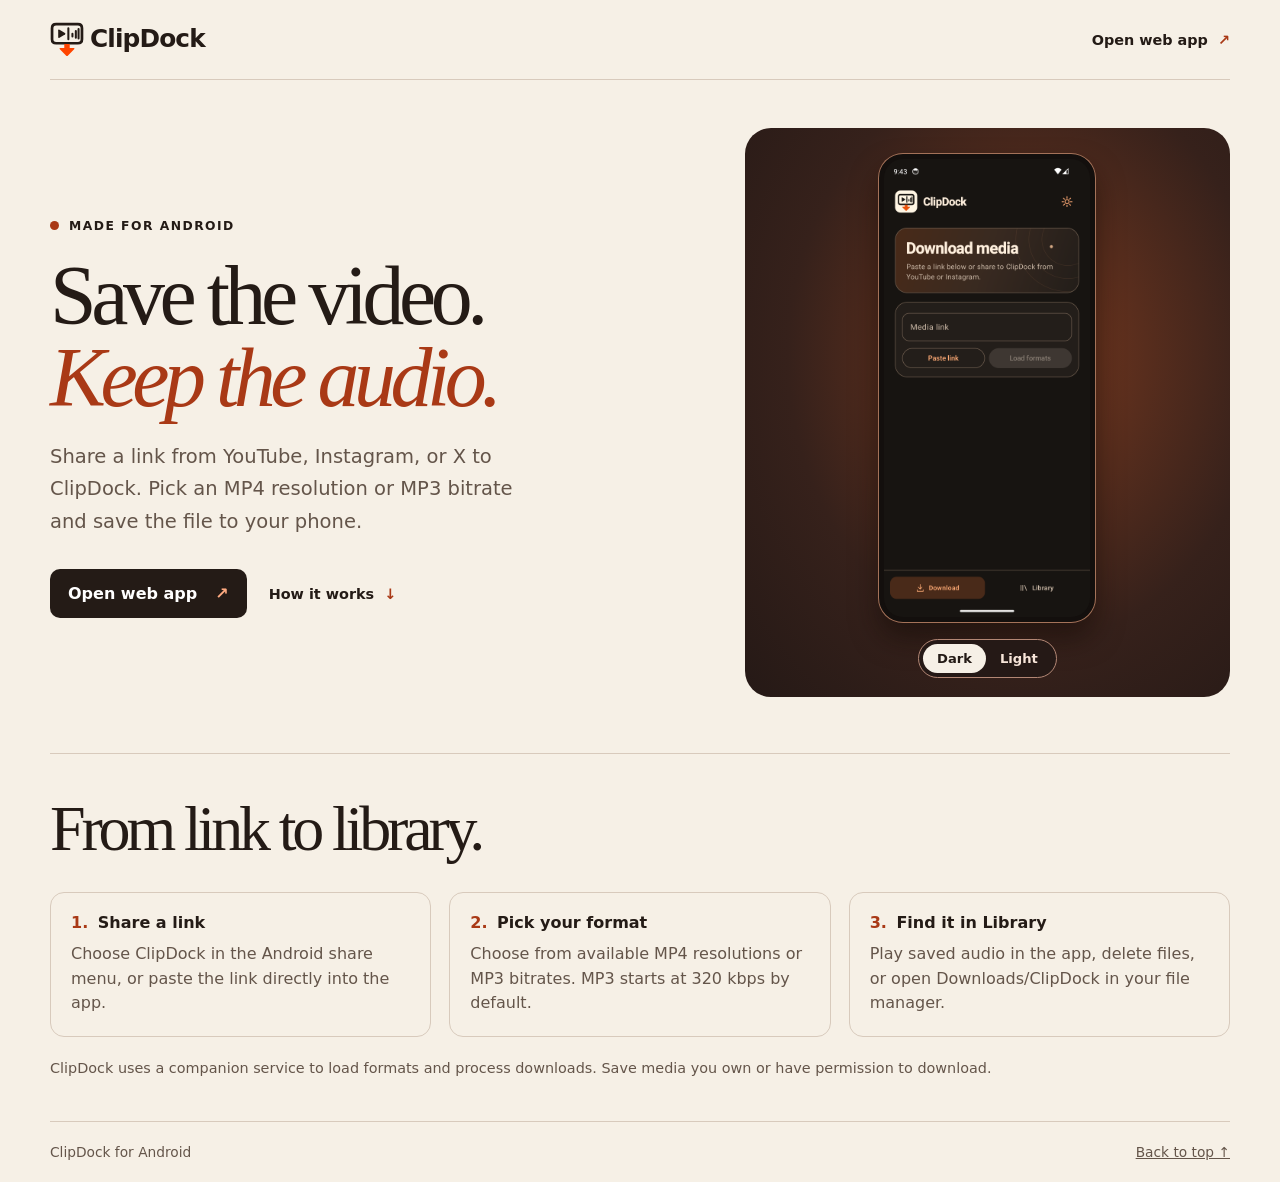
<file: index.html>
<!doctype html>
<html lang="en">
<head>
  <meta charset="utf-8">
  <meta name="viewport" content="width=device-width, initial-scale=1">
  <meta name="description" content="ClipDock is an Android app for saving video and audio from shared YouTube, Instagram and X links.">
  <meta name="theme-color" content="#f6f0e6">
  <title>ClipDock — Video and audio for Android</title>
  <link rel="icon" href="assets/mark.svg" type="image/svg+xml">
  <link rel="stylesheet" href="style.css?v=5">
  <script src="preview.js" defer></script>
</head>
<body>
  <header class="shell top">
    <a class="brand" href="./"><svg class="brand-mark" viewBox="7 9 50 51" width="34" height="35" aria-hidden="true"><use href="assets/mark.svg#mark"/></svg>ClipDock</a>
    <a class="nav-link" href="app/">Open web app <span aria-hidden="true">↗</span></a>
  </header>
  <main>
    <section class="shell hero" aria-labelledby="headline">
      <div class="intro">
        <p class="eyebrow"><span></span> Made for Android</p>
        <h1 id="headline">Save the video.<br><em>Keep the audio.</em></h1>
        <p class="lede">Share a link from YouTube, Instagram, or X to ClipDock. Pick an MP4 resolution or MP3 bitrate and save the file to your phone.</p>
        <div class="hero-actions"><a class="cta" href="app/">Open web app <span aria-hidden="true">↗</span></a><a class="nav-link" href="#workflow">How it works <span aria-hidden="true">↓</span></a></div>
      </div>
      <div class="showcase">
        <div class="phone">
          <img id="app-preview" src="assets/dark.png" width="1080" height="2400" alt="ClipDock home screen in dark mode, showing the link field and Library tab">
        </div>
        <div class="switcher" role="group" aria-label="App preview theme" hidden>
          <button type="button" data-theme="dark" aria-pressed="true">Dark</button>
          <button type="button" data-theme="light" aria-pressed="false">Light</button>
        </div>
      </div>
    </section>
    <section class="shell workflow" id="workflow" aria-labelledby="workflow-title">
      <h2 id="workflow-title">From link to library.</h2>
      <ol class="steps">
        <li><h3>Share a link</h3><p>Choose ClipDock in the Android share menu, or paste the link directly into the app.</p></li>
        <li><h3>Pick your format</h3><p>Choose from available MP4 resolutions or MP3 bitrates. MP3 starts at 320 kbps by default.</p></li>
        <li><h3>Find it in Library</h3><p>Play saved audio in the app, delete files, or open Downloads/ClipDock in your file manager.</p></li>
      </ol>
      <p class="note">ClipDock uses a companion service to load formats and process downloads. Save media you own or have permission to download.</p>
    </section>
  </main>
  <footer class="shell footer"><span>ClipDock for Android</span><a href="./">Back to top ↑</a></footer>
</body>
</html>
</file>
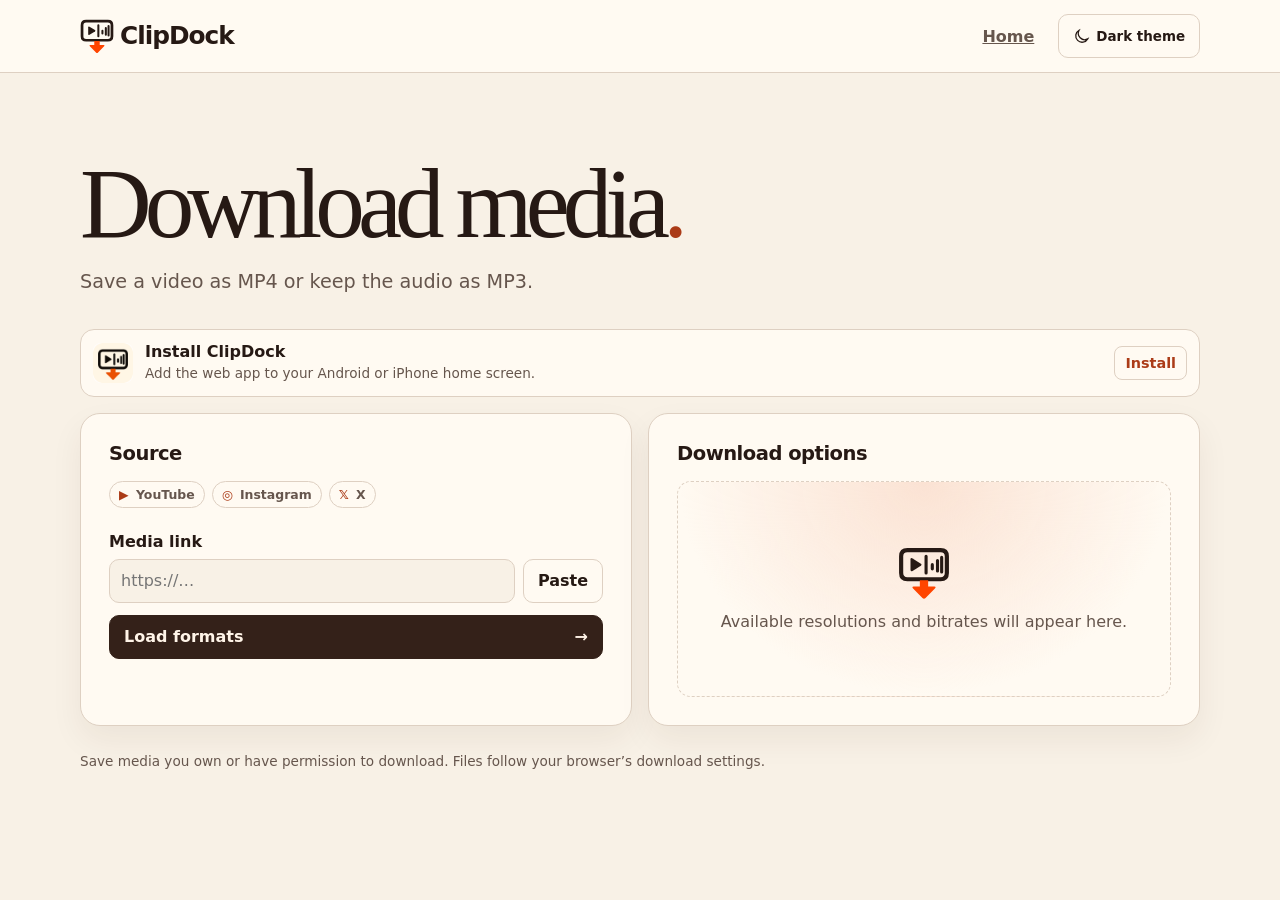
<file: app/index.html>
<!doctype html>
<html lang="en">
<head>
  <meta charset="utf-8">
  <meta name="viewport" content="width=device-width, initial-scale=1">
  <meta name="description" content="Choose an MP4 resolution or MP3 bitrate and download media with ClipDock.">
  <title>ClipDock — Web app</title>
  <link rel="icon" href="../assets/mark.svg" type="image/svg+xml">
  <link rel="manifest" href="manifest.webmanifest">
  <link rel="apple-touch-icon" href="../assets/install-180.png">
  <meta name="theme-color" content="#f8f1e6">
  <link rel="stylesheet" href="style.css?v=6">
  <script src="install.js" defer></script>
  <script type="module" src="app.js"></script>
</head>
<body>
  <header class="header">
    <div class="shell top">
      <a class="brand" href="../"><svg class="brand-mark" viewBox="7 9 50 51" width="34" height="35" aria-hidden="true"><use href="../assets/mark.svg#mark"/></svg>ClipDock</a>
      <div class="header-actions">
        <a class="home" href="../">Home</a>
        <button id="theme" type="button" class="theme" aria-pressed="false">
          <svg viewBox="0 0 24 24" aria-hidden="true"><path d="M20.8 15.4A9 9 0 0 1 8.6 3.2 9 9 0 1 0 20.8 15.4Z"/></svg>
          Dark theme
        </button>
      </div>
    </div>
  </header>
  <main class="shell">
    <div class="intro">
      <h1>Download media<span>.</span></h1>
      <p>Save a video as MP4 or keep the audio as MP3.</p>
    </div>
    <section class="install-banner" id="install-banner" aria-labelledby="install-title">
      <details id="install-details">
        <summary>
          <img src="../assets/install-192.png" width="40" height="40" alt="">
          <span class="install-copy">
            <strong id="install-title">Install ClipDock</strong>
            <span>Add the web app to your Android or iPhone home screen.</span>
          </span>
          <span class="install-action">Install</span>
        </summary>
        <div class="install-guide">
          <p><strong>Android</strong> Open ClipDock in Chrome, then use the browser menu and choose <b>Add to home screen</b> or <b>Install app</b>.</p>
          <p><strong>iPhone or iPad</strong> Open ClipDock in Safari, tap <b>Share</b>, then <b>Add to Home Screen</b>. Turn on <b>Open as Web App</b> if shown, then tap <b>Add</b>.</p>
        </div>
      </details>
    </section>
    <div class="workspace">
      <section class="card source" aria-labelledby="source-title">
        <h2 id="source-title">Source</h2>
        <ul class="platforms" aria-label="Supported platforms">
          <li><span aria-hidden="true">▶</span> YouTube</li>
          <li><span aria-hidden="true">◎</span> Instagram</li>
          <li><span aria-hidden="true">𝕏</span> X</li>
        </ul>
        <form id="link-form">
          <label for="url">Media link</label>
          <div class="input-row">
            <input type="url" id="url" name="url" placeholder="https://…" maxlength="2000" required autocomplete="off">
            <button type="button" id="paste">Paste</button>
          </div>
          <button type="submit" class="primary load" id="inspect">Load formats <span aria-hidden="true">→</span></button>
        </form>
        <p id="status" role="status" aria-live="polite" hidden></p>
      </section>
      <section class="card output" aria-labelledby="output-title">
        <h2 id="output-title">Download options</h2>
        <div id="empty" class="empty">
          <svg class="brand-mark" viewBox="7 9 50 51" width="52" height="53" aria-hidden="true"><use href="../assets/mark.svg#mark"/></svg>
          <p>Available resolutions and bitrates will appear here.</p>
        </div>
        <div id="result" hidden>
          <div class="media">
            <img id="thumbnail" alt="" hidden referrerpolicy="no-referrer">
            <div><h3 id="media-title"></h3><p id="author"></p></div>
          </div>
          <div id="formats"></div>
          <div class="export">
            <span id="selection"></span>
            <button type="button" class="primary" id="save">Download</button>
          </div>
        </div>
      </section>
    </div>
    <footer><p>Save media you own or have permission to download. Files follow your browser’s download settings.</p></footer>
  </main>
</body>
</html>
</file>
<file: style.css>
:root {
  color-scheme: light;
  --paper: #f6f0e6;
  --ink: #241b16;
  --muted: #64554a;
  --orange: #a93916;
  --line: #d8cabc;
  font-family: system-ui, sans-serif;
  color: var(--ink);
  background: var(--paper);
}
* { box-sizing: border-box; }
body { margin: 0; }
a { color: inherit; }
a:focus-visible, button:focus-visible { outline: 3px solid #217fc2; outline-offset: 5px; }
.shell { width: min(1180px, calc(100% - 64px)); margin-inline: auto; }
.top, .footer { display: flex; justify-content: space-between; align-items: center; gap: 1rem; padding: 22px 0; }
.top { border-bottom: 1px solid var(--line); }
.brand { display: inline-flex; align-items: center; gap: 6px; line-height: 1; font-size: 1.55rem; font-weight: 800; text-decoration: none; letter-spacing: -.035em; }
.nav-link { font-size: .9rem; font-weight: 650; text-decoration: none; }
.nav-link span { margin-left: 5px; color: var(--orange); }
.nav-link:hover, .footer a:hover { text-decoration: underline; }
.hero { display: grid; grid-template-columns: 1.3fr 1fr; gap: clamp(24px, 5vw, 78px); align-items: center; padding-block: 48px 56px; }
.eyebrow { display: flex; align-items: center; gap: 10px; font-weight: 750; font-size: .77rem; letter-spacing: .12em; text-transform: uppercase; }
.eyebrow span { height: 9px; width: 9px; border-radius: 50%; background: var(--orange); }
h1, h2 { font-family: Georgia, serif; font-weight: 400; letter-spacing: -.065em; }
h1 { font-size: clamp(3.4rem, 6.55vw, 6.6rem); line-height: .98; margin: 22px 0; }
h1 em { color: var(--orange); font-weight: inherit; }
.lede { max-width: 29rem; color: var(--muted); font-size: clamp(1rem, 1.6vw, 1.22rem); line-height: 1.65; }
.cta { display: inline-flex; gap: 18px; align-items: center; margin-top: 12px; border-radius: 10px; background: var(--ink); color: white; padding: 15px 18px; text-decoration: none; font-weight: 700; }
.cta:hover { background: #473026; }
.cta span { color: #ffab81; }
.showcase { display: grid; justify-items: center; align-content: center; gap: 17px; padding: 26px 16px 19px; border-radius: 26px; background: radial-gradient(ellipse at 58% 40%, #79391f, #36211b 60%, #251916); }
.phone { width: min(216px, 80%); overflow: hidden; border: 5px solid #130f0d; border-radius: 24px; background: #130f0d; box-shadow: 0 0 0 1px #a47259, 0 16px 28px #10090588; }
.phone img { display: block; width: 100%; height: auto; }
.switcher { display: flex; padding: 4px; border: 1px solid #b38775; border-radius: 50px; background: #251916; }
.switcher[hidden] { display: none; }
.switcher button { border: 0; border-radius: inherit; cursor: pointer; padding: 7px 14px; font: 650 .82rem system-ui, sans-serif; color: #f7e5d9; background: transparent; }
.switcher button[aria-pressed="true"] { color: var(--ink); background: var(--paper); }
.workflow { border-top: 1px solid var(--line); padding: 38px 0 42px; }
h2 { font-size: clamp(2.5rem, 5vw, 4.5rem); margin: 0 0 26px; }
.steps { display: grid; grid-template-columns: repeat(3, 1fr); padding: 0; gap: 18px; list-style-position: inside; }
.steps li { border: 1px solid var(--line); border-radius: 14px; padding: 20px; }
.steps li::marker { color: var(--orange); font-weight: 750; }
.steps h3 { display: inline; margin-left: 4px; font-size: 1rem; }
.steps p, .note { color: var(--muted); line-height: 1.55; }
.steps p { margin: 10px 0 0; }
.note { font-size: .9rem; margin: 20px 0 0; }
.footer { border-top: 1px solid var(--line); color: var(--muted); font-size: .86rem; }
@media (max-width: 760px) {
  .shell { width: calc(100% - 36px); }
  .hero { grid-template-columns: 1fr; padding-block: 32px; }
  .steps { grid-template-columns: 1fr; gap: 10px; }
}
@media (max-width: 360px) {
  h1 { font-size: 2.85rem; }
  .brand { font-size: 1.08rem; }
}
.hero-actions { display: flex; align-items: baseline; flex-wrap: wrap; gap: 8px 22px; }

.brand-mark { flex: none; }
</file>
<file: app/style.css>
:root {
  color-scheme: light;
  --base: #f8f1e6; --panel: #fffaf2; --text: #261914; --muted: #66564d;
  --line: #ded0c2; --orange: #ab3b17; --action: #342119; --action-text: #fff4e8;
  --selected: #fbe2d3; --shadow: #45211010;
  font-family: system-ui, sans-serif;
}
:root[data-theme="dark"] {
  color-scheme: dark;
  --base: #191412; --panel: #241b17; --text: #fff1df; --muted: #d1bbae;
  --line: #544137; --orange: #ff9b70; --action: #ffc1a2; --action-text: #30180d;
  --selected: #513122; --shadow: #0003;
}
* { box-sizing: border-box; }
body { margin: 0; min-height: 100vh; color: var(--text); background: var(--base); }
[hidden] { display: none !important; }
.shell { width: min(1120px, calc(100% - 40px)); margin-inline: auto; }
.header { border-bottom: 1px solid var(--line); background: var(--panel); }
.top, .brand, .header-actions { display: flex; align-items: center; }
.top { min-height: 72px; justify-content: space-between; gap: 12px; }
.brand { gap: 6px; line-height: 1; color: inherit; text-decoration: none; font-size: 1.55rem; font-weight: 800; letter-spacing: -.04em; }
.header-actions { gap: clamp(8px, 3vw, 24px); }
.home { color: var(--muted); font-weight: 650; }
button { min-height: 44px; font: inherit; font-weight: 700; cursor: pointer; color: inherit; background: var(--panel); border: 1px solid var(--line); border-radius: 10px; padding: 9px 14px; }
button:hover:not(:disabled) { box-shadow: inset 0 0 0 1px currentColor; }
button:disabled { cursor: wait; opacity: .62; }
:focus-visible { outline: 2px solid var(--orange); outline-offset: 3px; }
.theme { display: inline-flex; align-items: center; gap: 6px; font-size: .84rem; }
.theme svg { width: 17px; fill: none; stroke: currentColor; stroke-width: 1.8; }
.theme[aria-pressed="true"] { background: var(--selected); }
.intro { margin-block: clamp(32px, 7vw, 82px) 32px; }
h1 { font-family: Georgia, serif; font-size: clamp(2.7rem, 8vw, 6.2rem); font-weight: 400; line-height: .98; letter-spacing: -.07em; margin: 0; }
h1 span { color: var(--orange); }
.intro p { color: var(--muted); font-size: clamp(1rem, 2vw, 1.2rem); line-height: 1.5; margin: 16px 0 0; }
.workspace { display: grid; grid-template-columns: repeat(2, minmax(0, 1fr)); gap: 16px; align-items: stretch; }
.card { min-width: 0; border: 1px solid var(--line); border-radius: 20px; background: var(--panel); box-shadow: 0 14px 32px var(--shadow); padding: clamp(16px, 3vw, 28px); }
h2 { font-size: 1.22rem; margin: 0 0 16px; letter-spacing: -.025em; }
.platforms { display: flex; flex-wrap: wrap; gap: 7px; padding: 0; margin: 0 0 24px; list-style: none; }
.platforms li { border: 1px solid var(--line); border-radius: 100px; padding: 5px 9px; color: var(--muted); font-size: .78rem; font-weight: 650; }
.platforms span { color: var(--orange); margin-right: 3px; }
label, legend { font-weight: 750; }
.input-row { display: flex; gap: 8px; margin-block: 8px 12px; }
input[type="url"] { min-width: 0; width: 100%; flex: 1; color: inherit; background: var(--base); border: 1px solid var(--line); border-radius: 10px; padding: 11px; font: inherit; }
.primary { background: var(--action); border-color: var(--action); color: var(--action-text); }
.load { width: 100%; display: flex; align-items: center; justify-content: space-between; }
#status { margin: 15px 0 0; padding: 10px 12px; border-radius: 10px; background: var(--base); line-height: 1.45; font-size: .9rem; }
#status[data-error] { color: var(--orange); }
.empty { min-height: 216px; border: 1px dashed var(--line); border-radius: 14px; display: grid; align-content: center; justify-items: center; gap: 12px; text-align: center; padding: 22px; background: radial-gradient(ellipse at top, var(--selected), transparent 70%); }
.empty p { color: var(--muted); margin: 0; }
.media { display: flex; align-items: center; gap: 12px; padding-block: 12px; border-top: 1px solid var(--line); }
.media h3 { margin: 0; font-size: 1rem; overflow-wrap: anywhere; }
#thumbnail { width: min(28%, 130px); aspect-ratio: 16/9; object-fit: cover; border-radius: 8px; }
#author { margin: 5px 0 0; color: var(--muted); }
fieldset { border: 0; margin: 14px 0; padding: 0; min-width: 0; }
legend { margin-bottom: 8px; font-size: .85rem; }
.choices { display: flex; gap: 6px; flex-wrap: wrap; }
.choice { position: relative; display: flex; align-items: center; min-height: 38px; padding: 6px 10px; border: 1px solid var(--line); border-radius: 8px; cursor: pointer; font-size: .84rem; }
.choice:has(:checked) { background: var(--selected); border-color: var(--orange); color: var(--orange); }
.choice:has(:focus-visible) { outline: 2px solid var(--orange); outline-offset: 2px; }
.choice input { position: absolute; width: 1px; height: 1px; opacity: 0; }
.export { display: flex; justify-content: flex-end; gap: 12px; align-items: center; border-top: 1px solid var(--line); padding-top: 15px; margin-top: 18px; }
#selection { color: var(--muted); font-size: .85rem; font-weight: 700; }
footer { color: var(--muted); font-size: .85rem; line-height: 1.55; padding-block: 12px 28px; }
@media (max-width: 720px) {
  .workspace { grid-template-columns: 1fr; }
  .shell { width: calc(100% - 32px); }
  .empty { min-height: 148px; }
}

.brand-mark { flex: none; }
@media (max-width: 400px) {
  .brand { font-size: 1.15rem; }
  .brand > svg { width: 26px; height: 27px; }
  .theme { padding-inline: 8px; }
}

.install-banner {
  margin-bottom: 16px;
  background: var(--panel);
  border: 1px solid var(--line);
  border-radius: 14px;
}
.install-banner summary {
  display: flex;
  align-items: center;
  gap: 12px;
  list-style: none;
  cursor: pointer;
  padding: 12px;
}
.install-banner summary::-webkit-details-marker { display: none; }
.install-banner img { flex: none; border-radius: 8px; }
.install-copy { flex: 1; display: grid; gap: 3px; }
.install-copy > span, .install-guide { color: var(--muted); font-size: .85rem; line-height: 1.45; }
.install-action {
  flex: none;
  padding: 8px 10px;
  color: var(--orange);
  border: 1px solid var(--line);
  border-radius: 8px;
  font-weight: 700;
  font-size: .9rem;
}
.install-guide { border-top: 1px solid var(--line); padding: 0 16px; }
.install-guide strong { color: var(--text); }
@media (display-mode: standalone) {
  .install-banner { display: none; }
}
</file>
